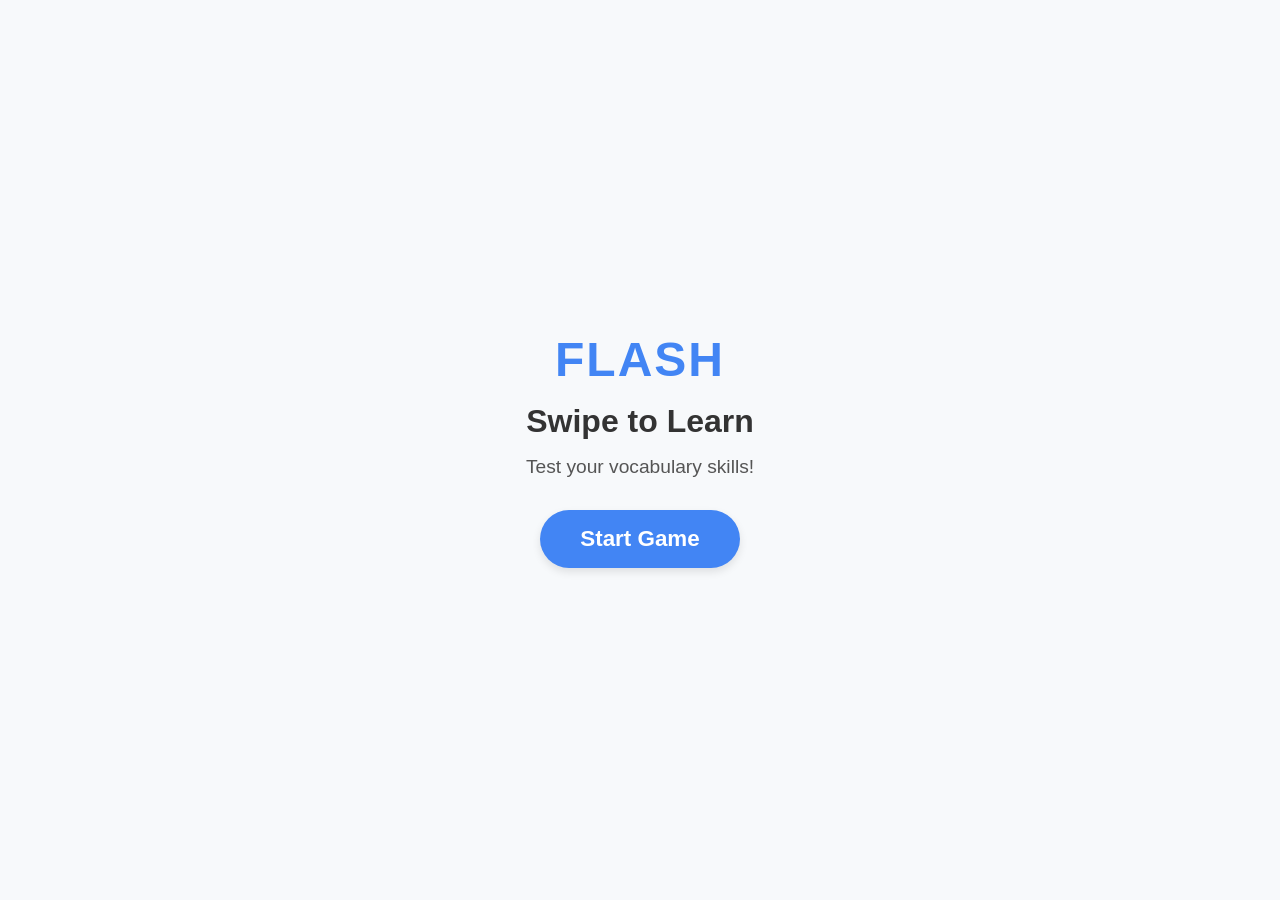
<file: assets/playable-ad/index.html>
<!DOCTYPE html>
<html lang="en">
<head>
    <meta charset="UTF-8">
    <meta name="viewport" content="width=device-width, initial-scale=1.0, maximum-scale=1.0, user-scalable=no">
    <title>Flash - Vocabulary Game</title>
    <link rel="stylesheet" href="style.css">
</head>
<body>
    <div class="game-container">
        <div id="start-screen" class="screen">
            <div class="logo">FLASH</div>
            <h1>Swipe to Learn</h1>
            <p>Test your vocabulary skills!</p>
            <button id="start-button">Start Game</button>
        </div>
        
        <div id="game-screen" class="screen hidden">
            <div class="progress-bar">
                <div id="progress-fill"></div>
            </div>
            
            <div class="score-container">
                <span id="score">0</span> points
            </div>
            
            <div id="question-container">
                <h2 id="question-text"></h2>
                <p id="question-hint"></p>
            </div>
            
            <div class="buttons-container">
                <button id="left-button" class="answer-button">👈 False</button>
                <button id="right-button" class="answer-button">True 👉</button>
            </div>
        </div>
        
        <div id="feedback-overlay" class="hidden">
            <div id="feedback-message"></div>
        </div>
        
        <div id="end-screen" class="screen hidden">
            <h1>Great Job!</h1>
            <p>You scored <span id="final-score">0</span> points</p>
            <p class="teaser">Want to learn more vocabulary?</p>
            <button id="install-button">Install Flash</button>
        </div>
    </div>
    
    <script src="main.js"></script>
</body>
</html>
</file>
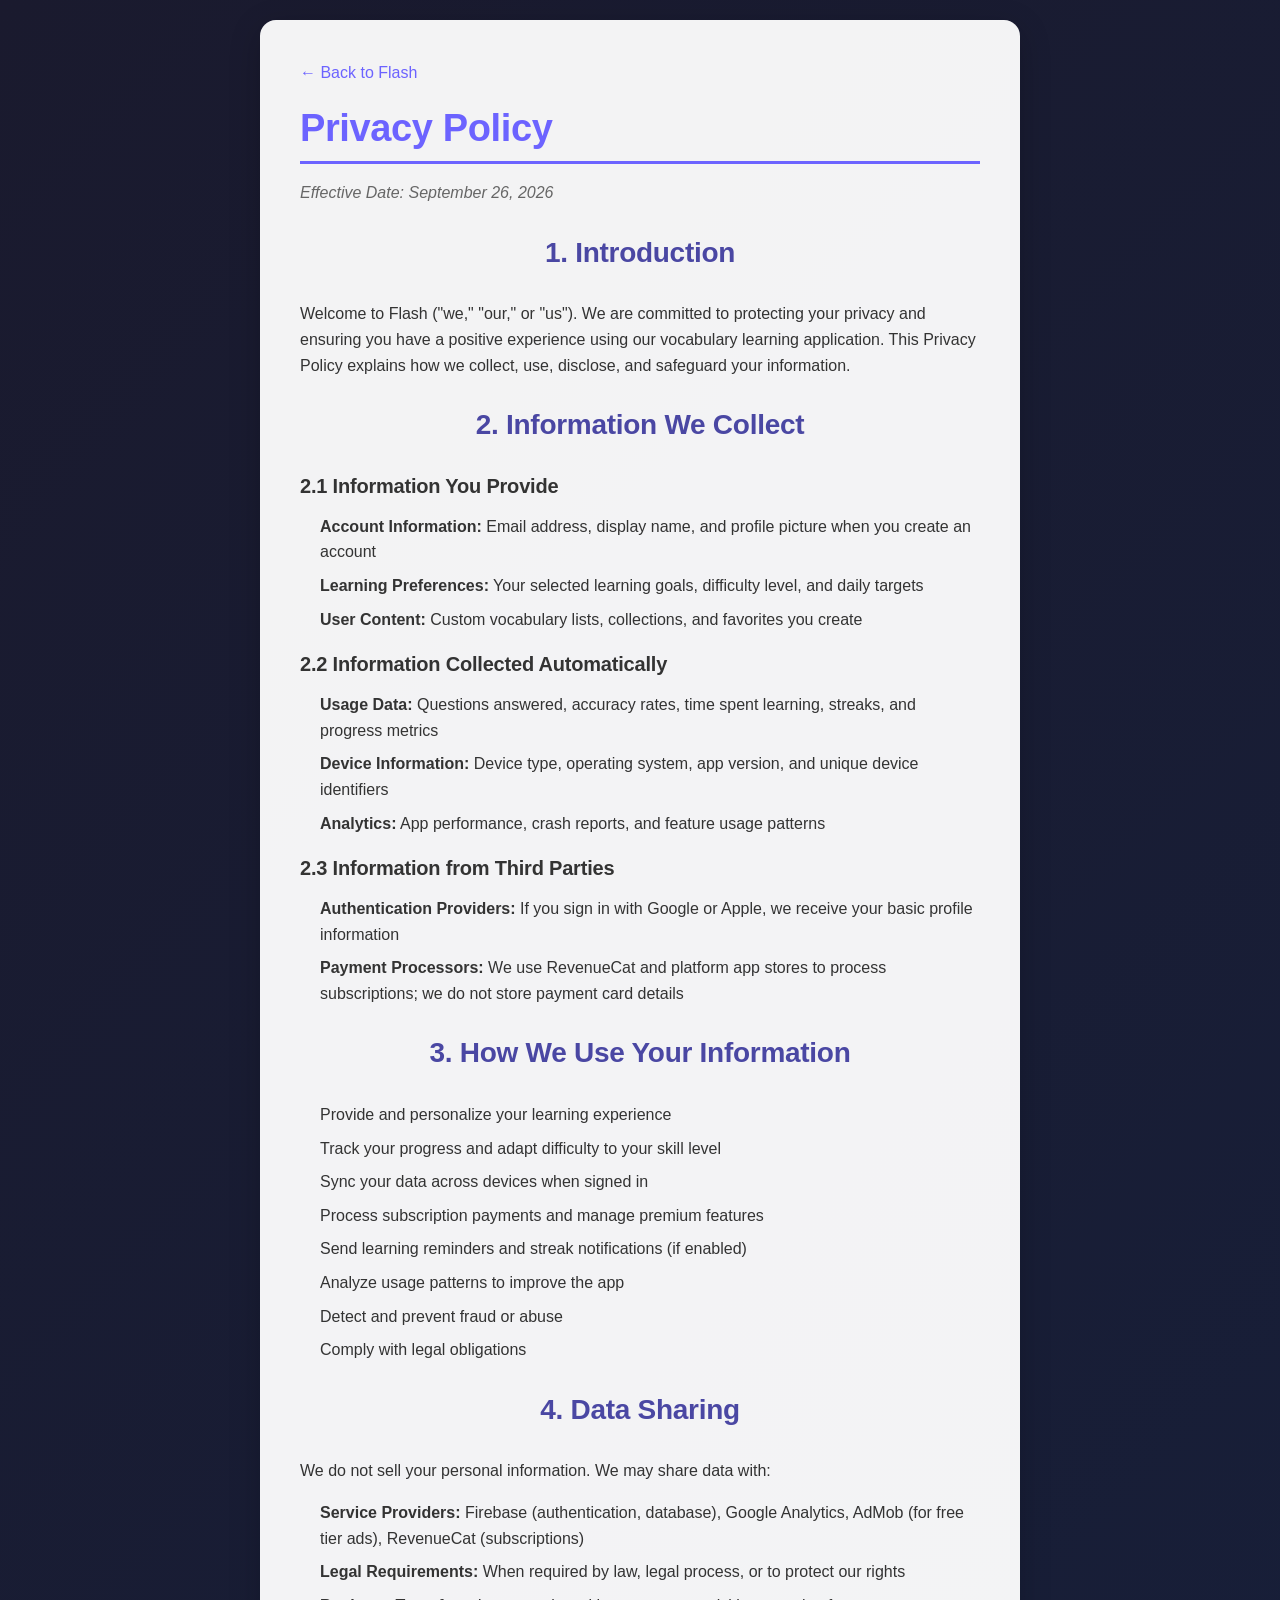
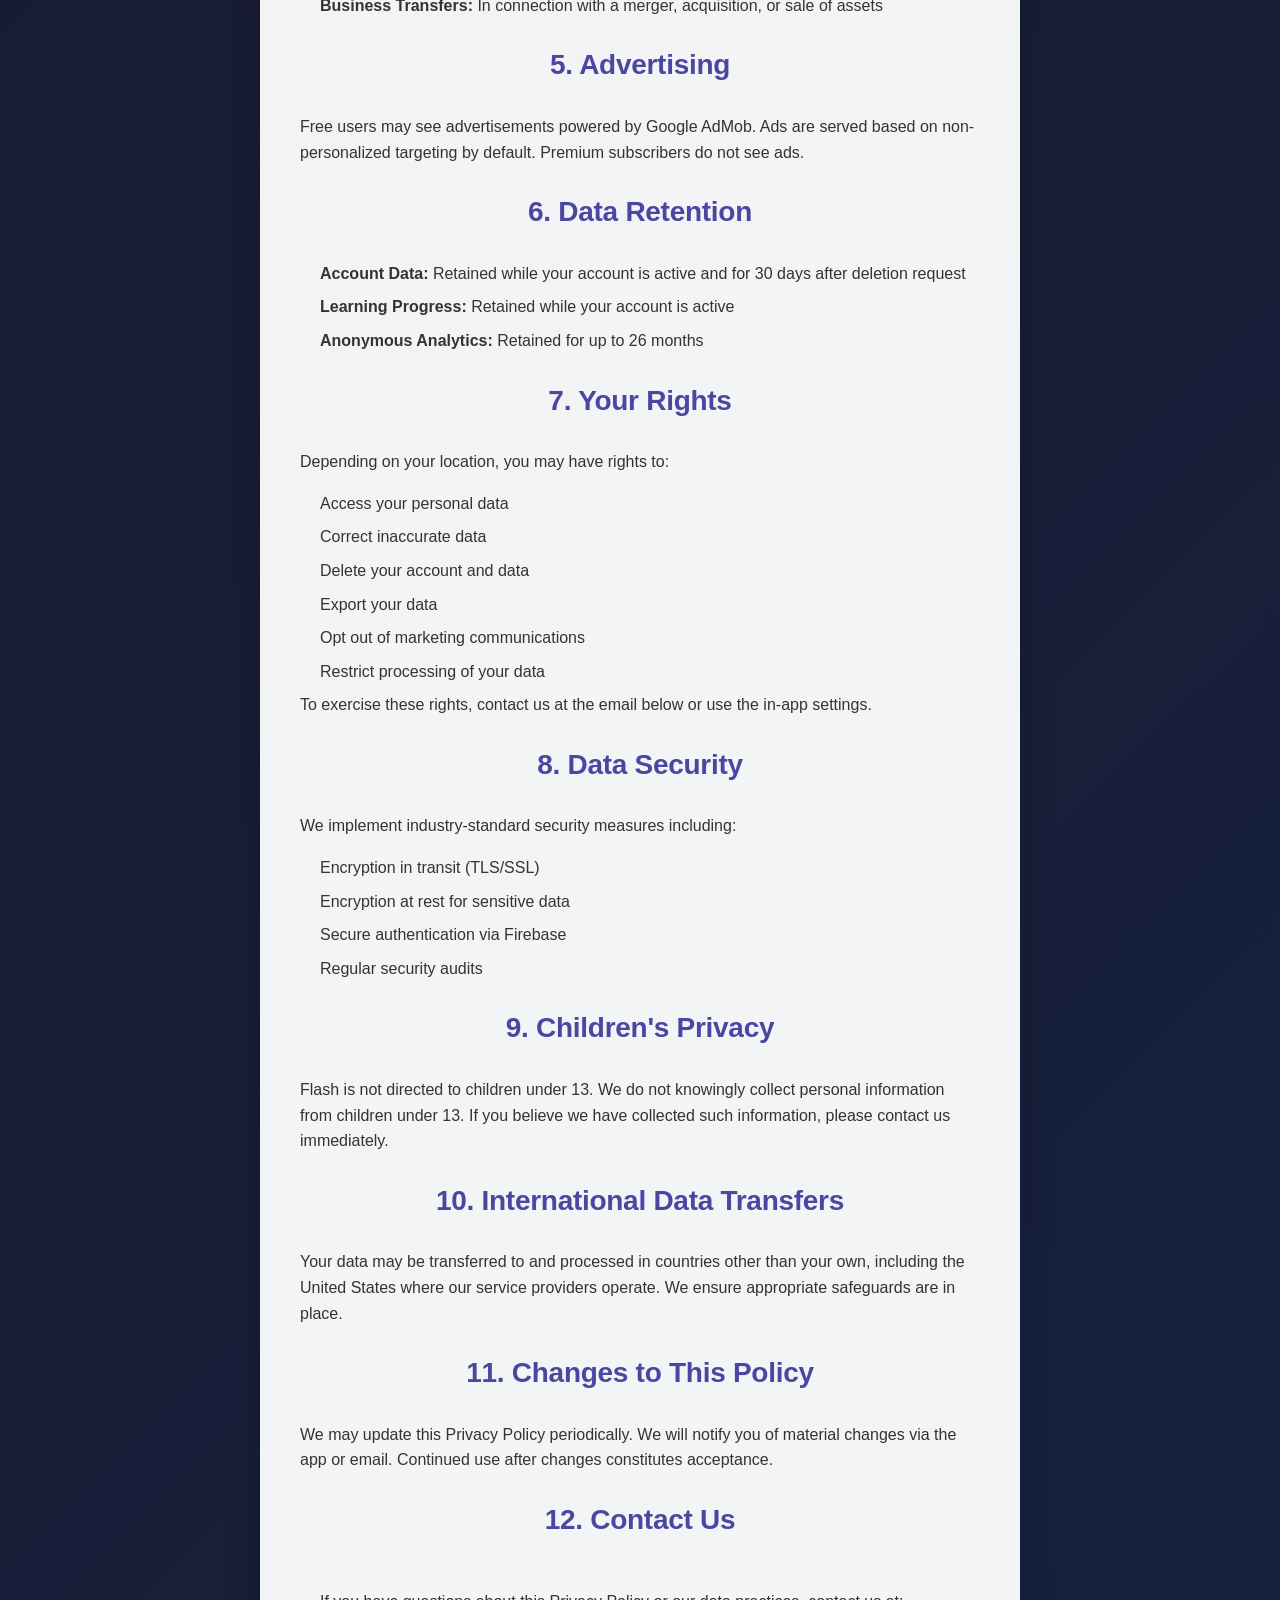
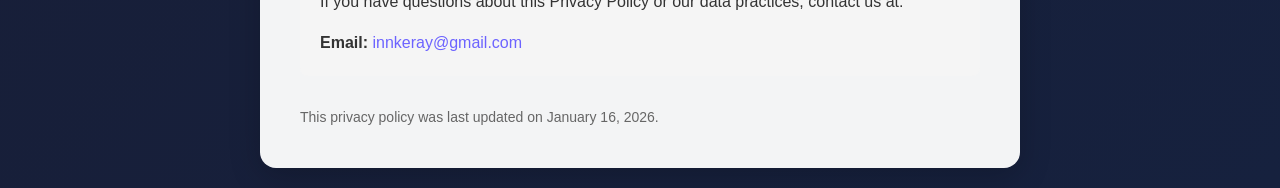
<file: privacy.html>
<!DOCTYPE html>
<html lang="en">
<head>
    <meta charset="UTF-8">
    <meta name="viewport" content="width=device-width, initial-scale=1.0">
    <title>Privacy Policy - Flash Vocabulary App</title>
    <meta name="description" content="Learn how Flash handles personal information, analytics, advertising, subscriptions, and privacy choices.">
    <link rel="canonical" href="https://dark-matter3.github.io/flash/privacy.html">
    <link rel="stylesheet" href="styles.css">
    <style>
        body {
            font-family: -apple-system, BlinkMacSystemFont, 'Segoe UI', Roboto, Oxygen, Ubuntu, sans-serif;
            line-height: 1.6;
            color: #333;
            max-width: 800px;
            margin: 0 auto;
            padding: 20px;
            background: linear-gradient(135deg, #1a1a2e 0%, #16213e 100%);
            min-height: 100vh;
        }
        .container {
            background: rgba(255, 255, 255, 0.95);
            border-radius: 16px;
            padding: 40px;
            box-shadow: 0 8px 32px rgba(0, 0, 0, 0.2);
        }
        h1 {
            color: #6C63FF;
            border-bottom: 3px solid #6C63FF;
            padding-bottom: 10px;
        }
        h2 {
            color: #4A47A3;
            margin-top: 30px;
        }
        h3 {
            color: #333;
            margin-top: 20px;
        }
        ul {
            padding-left: 20px;
        }
        li {
            margin-bottom: 8px;
        }
        .effective-date {
            color: #666;
            font-style: italic;
            margin-bottom: 20px;
        }
        .contact-info {
            background: #f5f5f5;
            padding: 20px;
            border-radius: 8px;
            margin-top: 30px;
        }
        a {
            color: #6C63FF;
        }
        .back-link {
            display: inline-block;
            margin-bottom: 20px;
            text-decoration: none;
            color: #6C63FF;
        }
    </style>
</head>
<body>
    <div class="container">
        <a href="https://dark-matter3.github.io/flash/" class="back-link">← Back to Flash</a>

        <h1>Privacy Policy</h1>
        <p class="effective-date">Effective Date: September 26, 2026</p>

        <h2>1. Introduction</h2>
        <p>Welcome to Flash ("we," "our," or "us"). We are committed to protecting your privacy and ensuring you have a positive experience using our vocabulary learning application. This Privacy Policy explains how we collect, use, disclose, and safeguard your information.</p>

        <h2>2. Information We Collect</h2>

        <h3>2.1 Information You Provide</h3>
        <ul>
            <li><strong>Account Information:</strong> Email address, display name, and profile picture when you create an account</li>
            <li><strong>Learning Preferences:</strong> Your selected learning goals, difficulty level, and daily targets</li>
            <li><strong>User Content:</strong> Custom vocabulary lists, collections, and favorites you create</li>
        </ul>

        <h3>2.2 Information Collected Automatically</h3>
        <ul>
            <li><strong>Usage Data:</strong> Questions answered, accuracy rates, time spent learning, streaks, and progress metrics</li>
            <li><strong>Device Information:</strong> Device type, operating system, app version, and unique device identifiers</li>
            <li><strong>Analytics:</strong> App performance, crash reports, and feature usage patterns</li>
        </ul>

        <h3>2.3 Information from Third Parties</h3>
        <ul>
            <li><strong>Authentication Providers:</strong> If you sign in with Google or Apple, we receive your basic profile information</li>
            <li><strong>Payment Processors:</strong> We use RevenueCat and platform app stores to process subscriptions; we do not store payment card details</li>
        </ul>

        <h2>3. How We Use Your Information</h2>
        <ul>
            <li>Provide and personalize your learning experience</li>
            <li>Track your progress and adapt difficulty to your skill level</li>
            <li>Sync your data across devices when signed in</li>
            <li>Process subscription payments and manage premium features</li>
            <li>Send learning reminders and streak notifications (if enabled)</li>
            <li>Analyze usage patterns to improve the app</li>
            <li>Detect and prevent fraud or abuse</li>
            <li>Comply with legal obligations</li>
        </ul>

        <h2>4. Data Sharing</h2>
        <p>We do not sell your personal information. We may share data with:</p>
        <ul>
            <li><strong>Service Providers:</strong> Firebase (authentication, database), Google Analytics, AdMob (for free tier ads), RevenueCat (subscriptions)</li>
            <li><strong>Legal Requirements:</strong> When required by law, legal process, or to protect our rights</li>
            <li><strong>Business Transfers:</strong> In connection with a merger, acquisition, or sale of assets</li>
        </ul>

        <h2>5. Advertising</h2>
        <p>Free users may see advertisements powered by Google AdMob. Ads are served based on non-personalized targeting by default. Premium subscribers do not see ads.</p>

        <h2>6. Data Retention</h2>
        <ul>
            <li><strong>Account Data:</strong> Retained while your account is active and for 30 days after deletion request</li>
            <li><strong>Learning Progress:</strong> Retained while your account is active</li>
            <li><strong>Anonymous Analytics:</strong> Retained for up to 26 months</li>
        </ul>

        <h2>7. Your Rights</h2>
        <p>Depending on your location, you may have rights to:</p>
        <ul>
            <li>Access your personal data</li>
            <li>Correct inaccurate data</li>
            <li>Delete your account and data</li>
            <li>Export your data</li>
            <li>Opt out of marketing communications</li>
            <li>Restrict processing of your data</li>
        </ul>
        <p>To exercise these rights, contact us at the email below or use the in-app settings.</p>

        <h2>8. Data Security</h2>
        <p>We implement industry-standard security measures including:</p>
        <ul>
            <li>Encryption in transit (TLS/SSL)</li>
            <li>Encryption at rest for sensitive data</li>
            <li>Secure authentication via Firebase</li>
            <li>Regular security audits</li>
        </ul>

        <h2>9. Children's Privacy</h2>
        <p>Flash is not directed to children under 13. We do not knowingly collect personal information from children under 13. If you believe we have collected such information, please contact us immediately.</p>

        <h2>10. International Data Transfers</h2>
        <p>Your data may be transferred to and processed in countries other than your own, including the United States where our service providers operate. We ensure appropriate safeguards are in place.</p>

        <h2>11. Changes to This Policy</h2>
        <p>We may update this Privacy Policy periodically. We will notify you of material changes via the app or email. Continued use after changes constitutes acceptance.</p>

        <h2>12. Contact Us</h2>
        <div class="contact-info">
            <p>If you have questions about this Privacy Policy or our data practices, contact us at:</p>
            <p><strong>Email:</strong> <a href="mailto:innkeray@gmail.com">innkeray@gmail.com</a></p>
        </div>

        <p style="margin-top: 30px; color: #666; font-size: 14px;">
            This privacy policy was last updated on January 16, 2026.
        </p>
    </div>
</body>
</html>
</file>
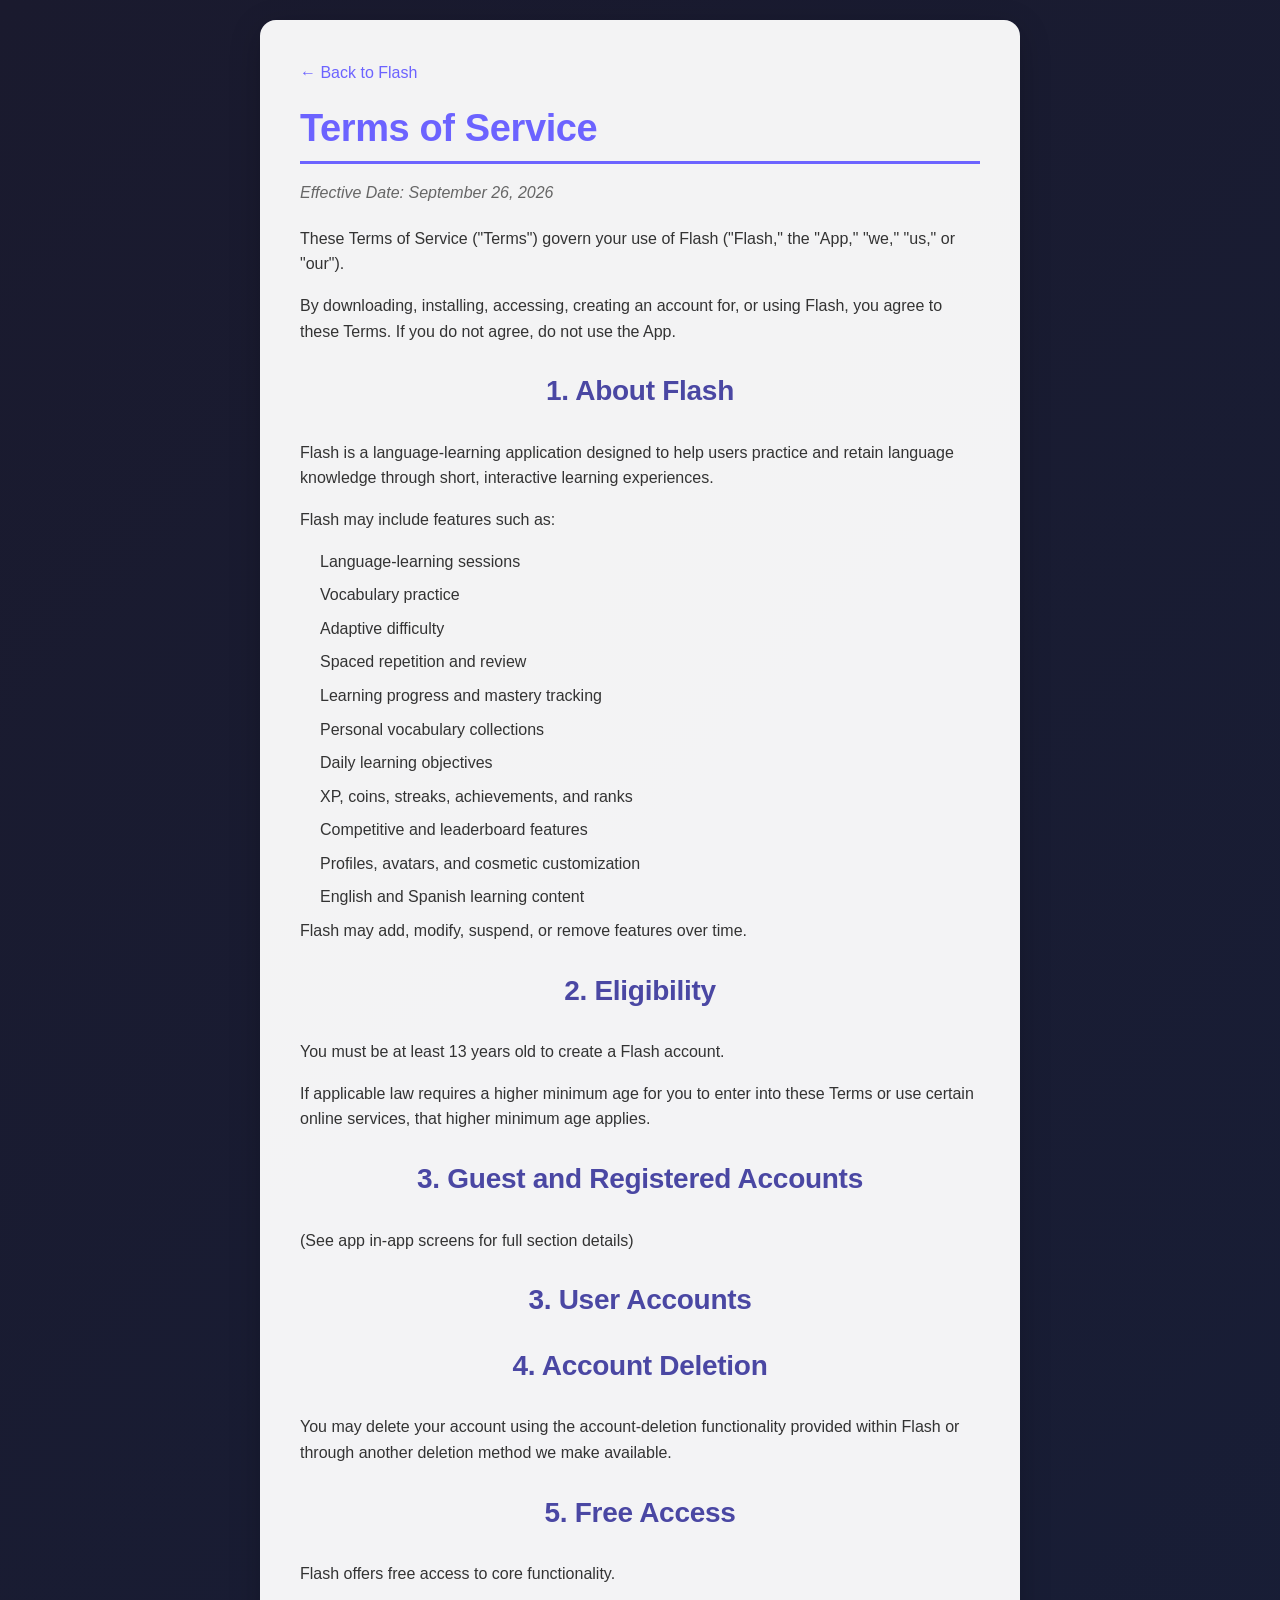
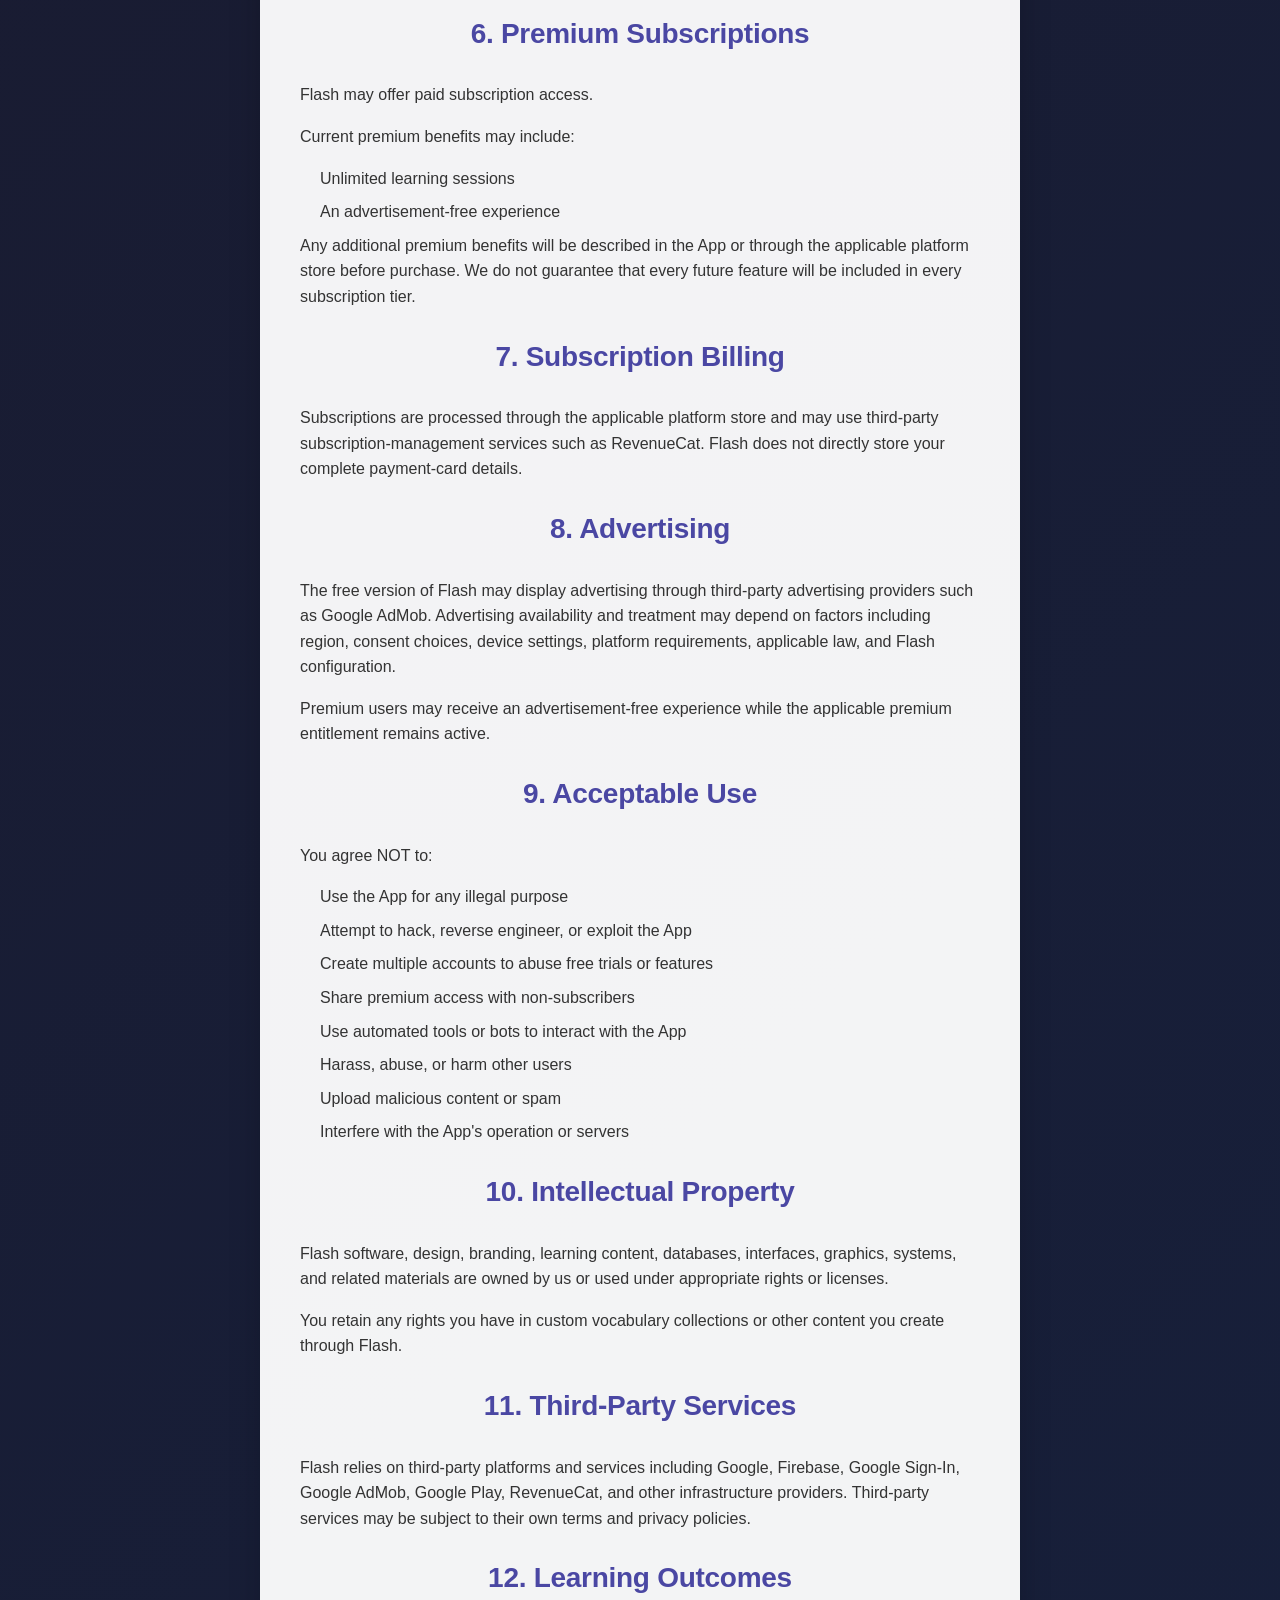
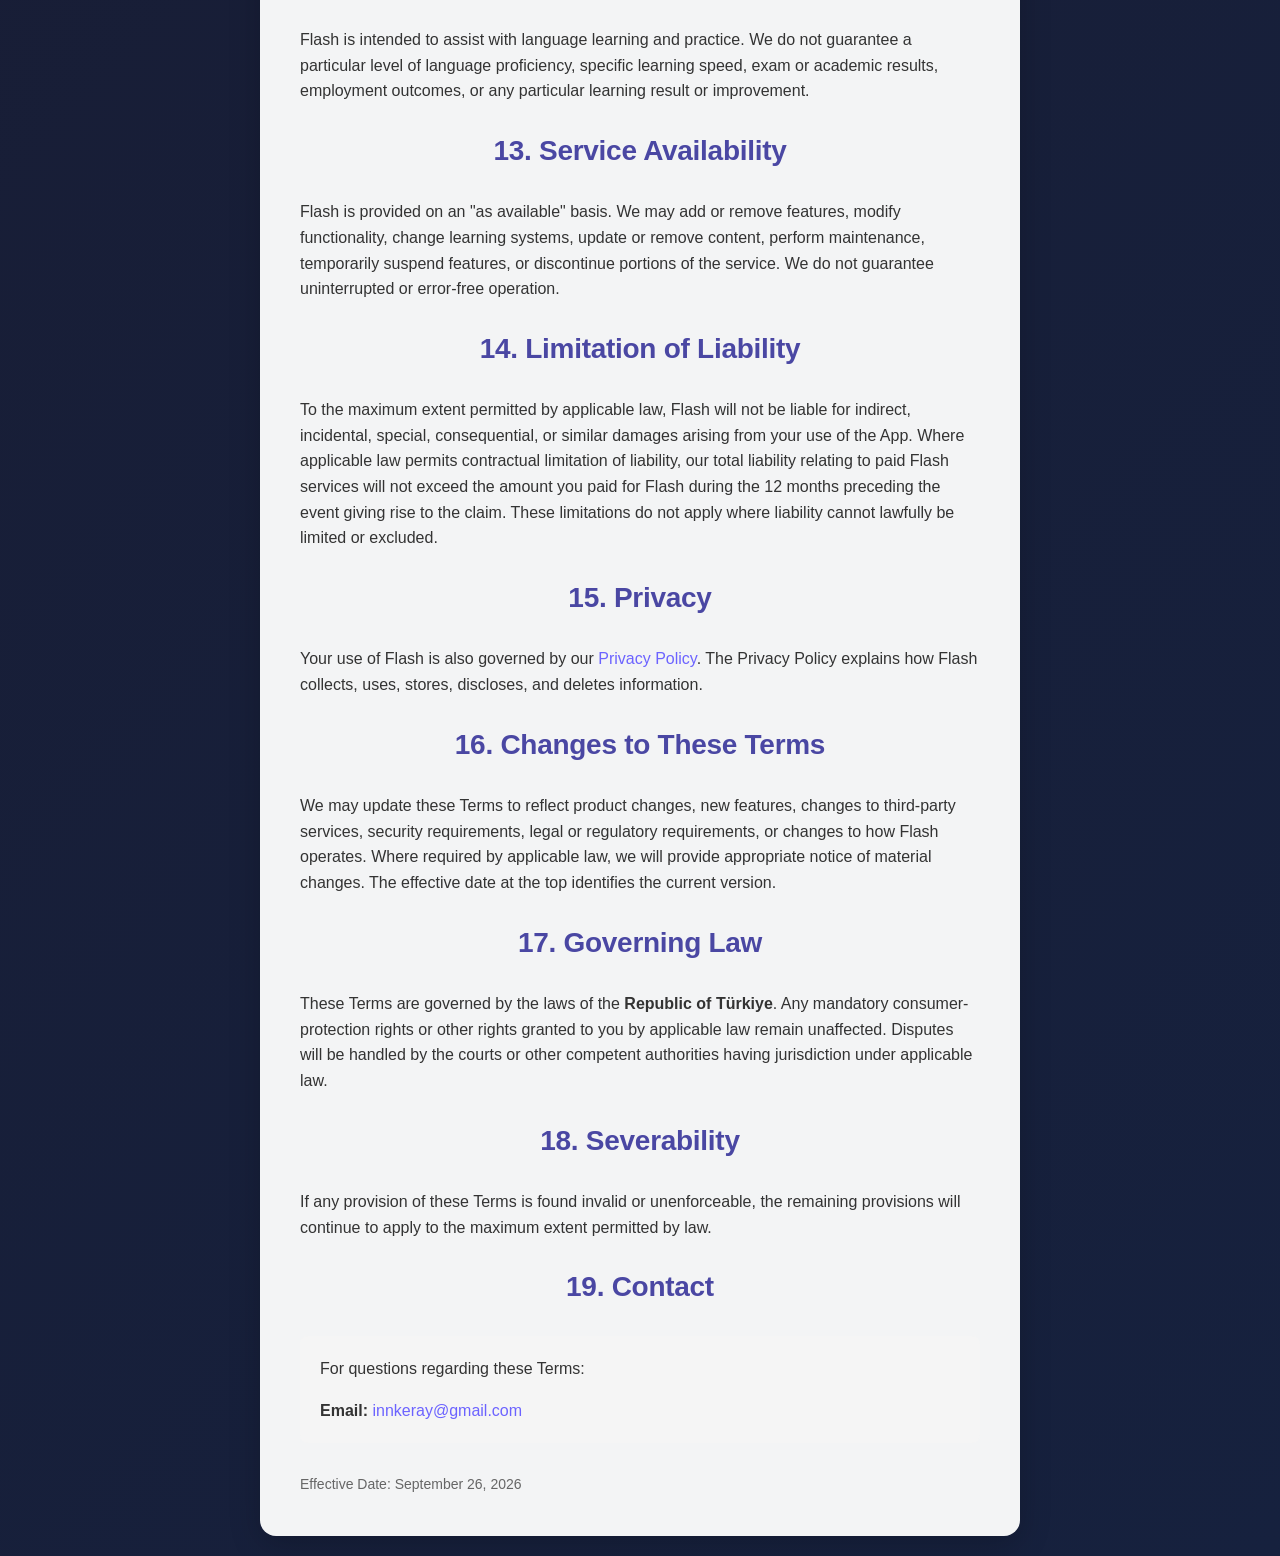
<file: terms.html>
<!DOCTYPE html>
<html lang="en">
<head>
    <meta charset="UTF-8">
    <meta name="viewport" content="width=device-width, initial-scale=1.0">
    <title>Terms of Service - Flash Vocabulary App</title>
    <meta name="description" content="Review the terms for using Flash, its language-learning app, website, subscriptions, and related services.">
    <link rel="canonical" href="https://dark-matter3.github.io/flash/terms.html">
    <link rel="stylesheet" href="styles.css">
    <style>
        body {
            font-family: -apple-system, BlinkMacSystemFont, 'Segoe UI', Roboto, Oxygen, Ubuntu, sans-serif;
            line-height: 1.6;
            color: #333;
            max-width: 800px;
            margin: 0 auto;
            padding: 20px;
            background: linear-gradient(135deg, #1a1a2e 0%, #16213e 100%);
            min-height: 100vh;
        }
        .container {
            background: rgba(255, 255, 255, 0.95);
            border-radius: 16px;
            padding: 40px;
            box-shadow: 0 8px 32px rgba(0, 0, 0, 0.2);
        }
        h1 {
            color: #6C63FF;
            border-bottom: 3px solid #6C63FF;
            padding-bottom: 10px;
        }
        h2 {
            color: #4A47A3;
            margin-top: 30px;
        }
        h3 {
            color: #333;
            margin-top: 20px;
        }
        ul, ol {
            padding-left: 20px;
        }
        li {
            margin-bottom: 8px;
        }
        .effective-date {
            color: #666;
            font-style: italic;
            margin-bottom: 20px;
        }
        .contact-info {
            background: #f5f5f5;
            padding: 20px;
            border-radius: 8px;
            margin-top: 30px;
        }
        a {
            color: #6C63FF;
        }
        .back-link {
            display: inline-block;
            margin-bottom: 20px;
            text-decoration: none;
            color: #6C63FF;
        }
        .highlight {
            background: #fff3cd;
            padding: 15px;
            border-radius: 8px;
            border-left: 4px solid #ffc107;
            margin: 20px 0;
        }
    </style>
</head>
<body>
    <div class="container">
        <a href="https://dark-matter3.github.io/flash/" class="back-link">← Back to Flash</a>

        <h1>Terms of Service</h1>
        <p class="effective-date">Effective Date: September 26, 2026</p>

        <p>These Terms of Service ("Terms") govern your use of Flash ("Flash," the "App," "we," "us," or "our").</p>

        <p>By downloading, installing, accessing, creating an account for, or using Flash, you agree to these Terms. If you do not agree, do not use the App.</p>

        <h2>1. About Flash</h2>
        <p>Flash is a language-learning application designed to help users practice and retain language knowledge through short, interactive learning experiences.</p>
        <p>Flash may include features such as:</p>
        <ul>
            <li>Language-learning sessions</li>
            <li>Vocabulary practice</li>
            <li>Adaptive difficulty</li>
            <li>Spaced repetition and review</li>
            <li>Learning progress and mastery tracking</li>
            <li>Personal vocabulary collections</li>
            <li>Daily learning objectives</li>
            <li>XP, coins, streaks, achievements, and ranks</li>
            <li>Competitive and leaderboard features</li>
            <li>Profiles, avatars, and cosmetic customization</li>
            <li>English and Spanish learning content</li>
        </ul>
        <p>Flash may add, modify, suspend, or remove features over time.</p>

        <h2>2. Eligibility</h2>
        <p>You must be at least 13 years old to create a Flash account.</p>
        <p>If applicable law requires a higher minimum age for you to enter into these Terms or use certain online services, that higher minimum age applies.</p>

        <h2>3. Guest and Registered Accounts</h2>
        <p>(See app in-app screens for full section details)

        <h2>3. User Accounts</h2>

        <h2>4. Account Deletion</h2>
        <p>You may delete your account using the account-deletion functionality provided within Flash or through another deletion method we make available.</p>

        <h2>5. Free Access</h2>
        <p>Flash offers free access to core functionality.</p>

        <h2>6. Premium Subscriptions</h2>
        <p>Flash may offer paid subscription access.</p>
        <p>Current premium benefits may include:</p>
        <ul>
            <li>Unlimited learning sessions</li>
            <li>An advertisement-free experience</li>
        </ul>
        <p>Any additional premium benefits will be described in the App or through the applicable platform store before purchase. We do not guarantee that every future feature will be included in every subscription tier.</p>

        <h2>7. Subscription Billing</h2>
        <p>Subscriptions are processed through the applicable platform store and may use third-party subscription-management services such as RevenueCat. Flash does not directly store your complete payment-card details.

        <h2>8. Advertising</h2>
        <p>The free version of Flash may display advertising through third-party advertising providers such as Google AdMob. Advertising availability and treatment may depend on factors including region, consent choices, device settings, platform requirements, applicable law, and Flash configuration.</p>
        <p>Premium users may receive an advertisement-free experience while the applicable premium entitlement remains active.</p>

        <h2>9. Acceptable Use</h2>
        <p>You agree NOT to:</p>
        <ul>
            <li>Use the App for any illegal purpose</li>
            <li>Attempt to hack, reverse engineer, or exploit the App</li>
            <li>Create multiple accounts to abuse free trials or features</li>
            <li>Share premium access with non-subscribers</li>
            <li>Use automated tools or bots to interact with the App</li>
            <li>Harass, abuse, or harm other users</li>
            <li>Upload malicious content or spam</li>
            <li>Interfere with the App's operation or servers</li>
        </ul>

        <h2>10. Intellectual Property</h2>
        <p>Flash software, design, branding, learning content, databases, interfaces, graphics, systems, and related materials are owned by us or used under appropriate rights or licenses.</p>
        <p>You retain any rights you have in custom vocabulary collections or other content you create through Flash.</p>

        <h2>11. Third-Party Services</h2>
        <p>Flash relies on third-party platforms and services including Google, Firebase, Google Sign-In, Google AdMob, Google Play, RevenueCat, and other infrastructure providers. Third-party services may be subject to their own terms and privacy policies.</p>

        <h2>12. Learning Outcomes</h2>
        <p>Flash is intended to assist with language learning and practice. We do not guarantee a particular level of language proficiency, specific learning speed, exam or academic results, employment outcomes, or any particular learning result or improvement.</p>

        <h2>13. Service Availability</h2>
        <p>Flash is provided on an "as available" basis. We may add or remove features, modify functionality, change learning systems, update or remove content, perform maintenance, temporarily suspend features, or discontinue portions of the service. We do not guarantee uninterrupted or error-free operation.</p>

        <h2>14. Limitation of Liability</h2>
        <p>To the maximum extent permitted by applicable law, Flash will not be liable for indirect, incidental, special, consequential, or similar damages arising from your use of the App. Where applicable law permits contractual limitation of liability, our total liability relating to paid Flash services will not exceed the amount you paid for Flash during the 12 months preceding the event giving rise to the claim. These limitations do not apply where liability cannot lawfully be limited or excluded.</p>

        <h2>15. Privacy</h2>
        <p>Your use of Flash is also governed by our <a href="privacy.html">Privacy Policy</a>. The Privacy Policy explains how Flash collects, uses, stores, discloses, and deletes information.</p>

        <h2>16. Changes to These Terms</h2>
        <p>We may update these Terms to reflect product changes, new features, changes to third-party services, security requirements, legal or regulatory requirements, or changes to how Flash operates. Where required by applicable law, we will provide appropriate notice of material changes. The effective date at the top identifies the current version.</p>

        <h2>17. Governing Law</h2>
        <p>These Terms are governed by the laws of the <strong>Republic of Türkiye</strong>. Any mandatory consumer-protection rights or other rights granted to you by applicable law remain unaffected. Disputes will be handled by the courts or other competent authorities having jurisdiction under applicable law.</p>

        <h2>18. Severability</h2>
        <p>If any provision of these Terms is found invalid or unenforceable, the remaining provisions will continue to apply to the maximum extent permitted by law.</p>

        <h2>19. Contact</h2>
        <div class="contact-info">
            <p>For questions regarding these Terms:</p>
            <p><strong>Email:</strong> <a href="mailto:innkeray@gmail.com">innkeray@gmail.com</a></p>
        </div>

        <p style="margin-top: 30px; color: #666; font-size: 14px;">
            Effective Date: September 26, 2026
        </p>
    </div>
</body>
</html>
</file>
<file: assets/playable-ad/style.css>
* {
    margin: 0;
    padding: 0;
    box-sizing: border-box;
    font-family: -apple-system, BlinkMacSystemFont, 'Segoe UI', Roboto, Oxygen, Ubuntu, Cantarell, 'Open Sans', 'Helvetica Neue', sans-serif;
}

body {
    background-color: #f7f9fb;
    color: #333;
    touch-action: manipulation;
    overscroll-behavior: none;
    -webkit-tap-highlight-color: transparent;
}

.game-container {
    position: relative;
    max-width: 480px;
    height: 100vh;
    margin: 0 auto;
    padding: 20px;
    overflow: hidden;
    display: flex;
    flex-direction: column;
    justify-content: center;
}

.screen {
    display: flex;
    flex-direction: column;
    align-items: center;
    justify-content: center;
    text-align: center;
    height: 100%;
    width: 100%;
    transition: opacity 0.3s ease;
}

.hidden {
    display: none;
    opacity: 0;
}

.logo {
    font-size: 3rem;
    font-weight: bold;
    color: #4285f4;
    margin-bottom: 1rem;
    letter-spacing: 2px;
}

h1 {
    font-size: 2rem;
    margin-bottom: 1rem;
    color: #333;
}

h2 {
    font-size: 1.8rem;
    margin-bottom: 0.5rem;
}

p {
    font-size: 1.2rem;
    margin-bottom: 2rem;
    color: #555;
}

button {
    background-color: #4285f4;
    color: white;
    border: none;
    border-radius: 50px;
    padding: 15px 30px;
    font-size: 1.2rem;
    font-weight: bold;
    cursor: pointer;
    transition: transform 0.1s ease, background-color 0.2s ease;
    outline: none;
    -webkit-tap-highlight-color: transparent;
}

button:active {
    transform: scale(0.98);
}

#start-button, #install-button {
    font-size: 1.4rem;
    padding: 16px 40px;
    background-color: #4285f4;
    box-shadow: 0 4px 8px rgba(0, 0, 0, 0.1);
}

#install-button {
    background-color: #34a853;
    margin-top: 1rem;
}

.progress-bar {
    height: 8px;
    width: 100%;
    background-color: #e0e0e0;
    border-radius: 4px;
    margin-bottom: 20px;
    overflow: hidden;
}

#progress-fill {
    height: 100%;
    width: 0%;
    background-color: #4285f4;
    transition: width 0.3s ease;
}

.score-container {
    font-size: 1.2rem;
    margin-bottom: 20px;
    color: #555;
}

#score {
    font-weight: bold;
    color: #4285f4;
}

#question-container {
    background-color: white;
    border-radius: 20px;
    padding: 30px;
    margin-bottom: 30px;
    width: 100%;
    box-shadow: 0 4px 15px rgba(0, 0, 0, 0.05);
}

#question-hint {
    color: #777;
    font-size: 1rem;
    margin-top: 1rem;
    margin-bottom: 0;
}

.buttons-container {
    display: flex;
    justify-content: space-between;
    width: 100%;
    margin-top: 1rem;
}

.answer-button {
    width: 48%;
    padding: 15px 20px;
}

#left-button {
    background-color: #ea4335;
}

#right-button {
    background-color: #34a853;
}

#feedback-overlay {
    position: fixed;
    top: 0;
    left: 0;
    width: 100%;
    height: 100%;
    display: flex;
    justify-content: center;
    align-items: center;
    z-index: 10;
    transition: background-color 0.3s ease;
}

#feedback-overlay.correct {
    background-color: rgba(52, 168, 83, 0.8);
}

#feedback-overlay.incorrect {
    background-color: rgba(234, 67, 53, 0.8);
}

#feedback-message {
    font-size: 5rem;
    color: white;
    animation: pulse 0.5s ease;
}

.teaser {
    font-style: italic;
    color: #666;
    margin-bottom: 1rem;
}

#final-score {
    color: #4285f4;
    font-weight: bold;
    font-size: 1.4rem;
}

@keyframes pulse {
    0% { transform: scale(0.5); opacity: 0; }
    50% { transform: scale(1.2); opacity: 1; }
    100% { transform: scale(1); opacity: 1; }
}

@media (max-height: 600px) {
    h1 { font-size: 1.7rem; margin-bottom: 0.7rem; }
    h2 { font-size: 1.5rem; }
    p { font-size: 1rem; margin-bottom: 1.5rem; }
    .logo { font-size: 2.5rem; }
    #question-container { padding: 20px; }
    button { padding: 12px 25px; font-size: 1.1rem; }
}
</file>
<file: styles.css>
/**
 * Flash Landing Page – Main Styles
 * =================================
 * REWRITTEN: Rebuilt from the ground up to match the new page
 * structure. Key changes:
 *   - Removed metrics, download, newsletter, video-demo sections
 *   - Added: why-flash, how-it-works, status, founder sections
 *   - Consistent CSS variable system with dark mode support
 *   - System font stack (no external dependency fallback)
 *   - Screenshot placeholder styles for hero visual
 *   - Account deletion styles (required for Play Store compliance)
 */

/* ========================
   DESIGN TOKENS
   ======================== */
:root {
    --primary: #E27500;
    --primary-dark: #A85200;
    --primary-light: #F59A3B;
    --secondary: #22C7B8;
    --background: #F8F8F8;
    --surface: #EEEEEE;
    --surface-elevated: #FFFFFF;
    --text-primary: #1A1A1A;
    --text-secondary: #555555;
    --text-tertiary: #777777;
    --card-border: rgba(26, 26, 26, 0.12);
    --card-shadow: rgba(0, 0, 0, 0.08);
    --navbar-bg: rgba(248, 248, 248, 0.97);
    --navbar-shadow: rgba(0, 0, 0, 0.08);

    --spacing-xs: 0.4rem;
    --spacing-sm: 0.8rem;
    --spacing-md: 1.6rem;
    --spacing-lg: 2.4rem;
    --spacing-xl: 3.2rem;
    --spacing-xxl: 6.4rem;

    --radius-sm: 4px;
    --radius-md: 6px;
    --radius-lg: 8px;
}

/* ========================
   DARK MODE (Class-based only)
   ======================== */
/* JS controls dark mode via .dark-mode class.
   DO NOT add @media (prefers-color-scheme) here—it conflicts with JS control.
   The JS already checks system preference on init. */
html.dark-mode {
    --background: #121212;
    --surface: #1A1A1A;
    --surface-elevated: #1F1F1F;
    --text-primary: #F8F8F8;
    --text-secondary: #B3B3B3;
    --text-tertiary: #A6A6A6;
    --card-border: rgba(255, 255, 255, 0.1);
    --card-shadow: rgba(0, 0, 0, 0.3);
    --navbar-bg: rgba(18, 18, 18, 0.95);
    --navbar-shadow: rgba(0, 0, 0, 0.3);
    --primary: #F59A3B;
    --primary-dark: #E27500;
    --primary-light: #F59A3B;
    --secondary: #22C7B8;
}

/* ========================
   BASE RESET
   ======================== */
*, *::before, *::after {
    margin: 0;
    padding: 0;
    box-sizing: border-box;
}

html {
    font-size: 62.5%; /* 1rem = 10px */
    scroll-behavior: smooth;
}

body {
    font-family: 'Inter', -apple-system, BlinkMacSystemFont, 'Segoe UI', Roboto, sans-serif;
    font-size: 1.6rem;
    line-height: 1.6;
    color: var(--text-primary);
    background-color: var(--background);
}

.container {
    max-width: 1100px;
    margin: 0 auto;
    padding: 0 var(--spacing-lg);
}

h1, h2, h3, h4 {
    font-weight: 700;
    line-height: 1.2;
    margin-bottom: var(--spacing-md);
    font-family: 'Inter', -apple-system, BlinkMacSystemFont, 'Segoe UI', Roboto, sans-serif;
    letter-spacing: -0.01em;
}

/* Accent line under section headings */
h2::after {
    content: "";
    display: block;
    width: 56px;
    height: 3px;
    margin: 16px auto 0;
    border-radius: 999px;
    background: linear-gradient(90deg, #a76bff, #e98a24);
}

h1 { font-size: 3.8rem; }
h2 { font-size: 2.8rem; text-align: center; margin-bottom: var(--spacing-xl); }
h3 { font-size: 2rem; }

p { margin-bottom: var(--spacing-md); }
p:last-child { margin-bottom: 0; }

a {
    color: var(--primary);
    text-decoration: none;
    transition: color 0.2s ease;
}

a:hover { color: var(--primary-dark); }

ul { list-style: none; }
img { max-width: 100%; height: auto; }

/* ========================
   NAVBAR
   ======================== */
.navbar {
    position: fixed;
    top: 0;
    left: 0;
    width: 100%;
    background-color: var(--navbar-bg);
    backdrop-filter: blur(10px);
    -webkit-backdrop-filter: blur(10px);
    z-index: 100;
    box-shadow: 0 1px 0 var(--card-border);
}

.navbar .container {
    display: flex;
    justify-content: space-between;
    align-items: center;
    height: 7rem;
}

.navbar .logo {
    display: flex;
    align-items: center;
    gap: 0.8rem;
}

/* Clean text logo — no mascot icon on navbar.
   Mascot remains in app UI and screenshots.
   Wordmark styling: prominent, recognizable, hierarchy-establishing. */
.navbar .logo-text {
    font-size: 2.6rem;
    font-weight: 800;
    letter-spacing: -0.025em;
    color: var(--primary);
    font-family: 'Inter', -apple-system, BlinkMacSystemFont, 'Segoe UI', Roboto, sans-serif;
    transition: opacity 0.2s ease, filter 0.2s ease;
}

.navbar .logo-text:hover {
    opacity: 0.9;
    filter: brightness(1.1);
}

.navbar nav ul {
    display: flex;
    gap: var(--spacing-sm);
    align-items: center;
}

.navbar nav ul li a {
    color: var(--text-primary);
    font-size: 1.6rem;
    font-weight: 600;
    padding: var(--spacing-sm) var(--spacing-md);
    border-radius: var(--radius-sm);
    transition: background-color 0.2s ease;
}

.navbar nav ul li a:hover {
    background-color: var(--surface);
    color: var(--primary);
}

/* Theme toggle button */
.theme-toggle-btn {
    background: none;
    border: none;
    color: var(--text-primary);
    font-size: 1.6rem;
    font-weight: 600;
    padding: var(--spacing-sm) var(--spacing-md);
    cursor: pointer;
    border-radius: var(--radius-sm);
    transition: background-color 0.2s ease, opacity 0.2s ease;
    font-family: inherit;
}

.theme-toggle-btn:hover {
    background-color: var(--surface);
    opacity: 0.85;
}

/* ========================
   BUTTONS
   ======================== */
.btn {
    display: inline-block;
    padding: 1.2rem var(--spacing-xl);
    font-size: 1.5rem;
    font-weight: 600;
    border-radius: var(--radius-md);
    cursor: pointer;
    transition: all 0.2s ease;
    text-align: center;
    border: 2px solid transparent;
}

.btn-primary {
    background-color: var(--primary);
    border: 2px solid var(--primary);
    font-weight: 700;
    box-shadow: 0 8px 24px rgba(167, 107, 255, 0.25);
    transition: all 0.2s ease;
    color: #fff;
}

.btn-primary:hover {
    background-color: var(--primary-dark);
    border-color: var(--primary-dark);
    color: #fff;
    transform: translateY(-2px);
    box-shadow: 0 12px 32px rgba(167, 107, 255, 0.35);
}

.btn-secondary {
    background-color: transparent;
    color: var(--primary);
    border-color: var(--primary);
    font-weight: 600;
    transition: all 0.2s ease;
}

.btn-secondary:hover {
    background-color: var(--primary);
    color: #fff;
    transform: translateY(-2px);
    box-shadow: 0 8px 24px rgba(167, 107, 255, 0.2);
}

.btn-lg {
    padding: 1.4rem 3.2rem;
    font-size: 1.6rem;
}

/* Nav pill CTA */
.cta-button {
    background-color: var(--primary);
    color: #fff !important;
    padding: var(--spacing-sm) var(--spacing-lg);
    border-radius: var(--radius-sm);
    font-size: 1.4rem;
    font-weight: 600;
}

.cta-button:hover {
    background-color: var(--primary-dark);
    color: #fff !important;
}

/* ========================
   HERO
   ======================== */
.hero {
    padding: 14rem 0 var(--spacing-xxl);
    background: linear-gradient(160deg, var(--surface) 0%, var(--background) 60%);
}

.hero .container {
    display: grid;
    grid-template-columns: minmax(0, 1.05fr) minmax(320px, 0.95fr);
    align-items: center;
    gap: var(--spacing-xl);
}

.hero-content {
    min-width: 0;
}

.hero-content h1 {
    font-size: 4.2rem;
    margin-bottom: var(--spacing-lg);
    color: var(--text-primary);
}

.hero-tagline {
    font-size: 1.8rem;
    color: var(--text-secondary);
    line-height: 1.6;
    margin-bottom: var(--spacing-xl);
    max-width: 52rem;
}

.hero-cta {
    display: flex;
    gap: var(--spacing-md);
    flex-wrap: wrap;
    margin-bottom: var(--spacing-md);
}

.hero-note {
    font-size: 1.3rem;
    color: var(--text-tertiary);
    margin-bottom: 0;
}

.ios-waitlist-link {
    display: inline-block;
    margin: 0 0 var(--spacing-md);
    color: var(--text-secondary);
    font-size: 1.4rem;
    text-decoration: underline;
    text-underline-offset: 0.2em;
}

.ios-waitlist-link:hover {
    color: var(--primary);
}

.install-counter:not([hidden]) {
    display: grid;
    justify-items: start;
    gap: 0.25rem;
    margin-block-start: 1.5rem;
    color: var(--text-secondary);
    font-size: 1.4rem;
}

.install-counter__value {
    color: var(--text-primary);
    font-size: clamp(2.5rem, 5vw, 3.75rem);
    font-weight: 700;
    font-variant-numeric: tabular-nums;
    line-height: 1;
}

.install-counter time {
    color: var(--text-tertiary);
    font-size: 1.3rem;
}

.visually-hidden {
    position: absolute;
    width: 1px;
    height: 1px;
    padding: 0;
    margin: -1px;
    overflow: hidden;
    clip: rect(0, 0, 0, 0);
    white-space: nowrap;
    border: 0;
}

.beta .ios-waitlist-link {
    color: rgba(255, 255, 255, 0.82);
}

.beta .ios-waitlist-link:hover {
    color: #fff;
}

.hero-demo {
    min-width: 0;
}

/* ========================
   SECTION SHARED
   ======================== */
.section-intro {
    text-align: center;
    max-width: 64rem;
    margin: 0 auto var(--spacing-xxl);
    font-size: 1.7rem;
    color: var(--text-secondary);
    line-height: 1.6;
}

/* ========================
   BETA PROOF STRIP
   ======================== */
.beta-proof {
    padding: var(--spacing-xl) 0;
    background: var(--surface);
    border-top: 1px solid var(--card-border);
    border-bottom: 1px solid var(--card-border);
}

.proof-items {
    display: flex;
    justify-content: center;
    align-items: center;
    gap: var(--spacing-md);
    flex-wrap: wrap;
}

.proof-item {
    display: flex;
    align-items: center;
    font-size: 1.4rem;
    font-weight: 500;
    color: var(--text-secondary);
    padding: var(--spacing-sm) var(--spacing-md);
    background: var(--surface-elevated);
    border-radius: var(--radius-md);
    border: 1px solid var(--card-border);
    transition: border-color 0.2s ease;
}


/* ========================
   WHY FLASH
   ======================== */
.why-flash {
    padding: var(--spacing-xxl) 0;
    background: var(--background);
}

.why-grid {
    display: grid;
    grid-template-columns: repeat(auto-fit, minmax(28rem, 1fr));
    gap: var(--spacing-xl);
}

.why-card {
    background: var(--surface);
    border-radius: var(--radius-lg);
    padding: var(--spacing-xl);
    border: 1px solid var(--card-border);
    transition: transform 0.2s ease, box-shadow 0.2s ease, border-color 0.2s ease;
}

.why-card:hover {
    transform: translateY(-2px);
    box-shadow: 0 8px 24px var(--card-shadow);
    border-color: rgba(167, 107, 255, 0.35);
}

.why-icon {
    font-size: 3.2rem;
    margin-bottom: var(--spacing-md);
}

.why-card h3 {
    margin-bottom: var(--spacing-sm);
}

.why-card p {
    color: var(--text-secondary);
    font-size: 1.5rem;
    margin-bottom: 0;
}

/* ========================
   HOW IT WORKS
   ======================== */
.how-it-works {
    background: var(--surface);
    padding: var(--spacing-xxl) 0;
}

/* Default: auto-fit single row. On desktop with 4 cards, force 2x2 */
.steps {
    display: grid;
    grid-template-columns: repeat(auto-fit, minmax(24rem, 1fr));
    gap: var(--spacing-xl);
    margin-top: var(--spacing-lg);
}

/* 2x2 grid for the 4-step How It Works section */
.steps--grid {
    grid-template-columns: repeat(2, 1fr);
}

@media (max-width: 680px) {
    .steps--grid {
        grid-template-columns: 1fr;
    }
}

.step {
    position: relative;
    padding: var(--spacing-xl);
    background: var(--surface-elevated);
    border-radius: var(--radius-lg);
    border: 1px solid var(--card-border);
}

.step-number {
    width: 3.6rem;
    height: 3.6rem;
    background: var(--primary);
    color: #fff;
    border-radius: 50%;
    display: flex;
    align-items: center;
    justify-content: center;
    font-size: 1.6rem;
    font-weight: 700;
    margin-bottom: var(--spacing-md);
}

.step h3 {
    font-size: 1.7rem;
    margin-bottom: var(--spacing-sm);
}

.step p {
    color: var(--text-secondary);
    font-size: 1.5rem;
    margin-bottom: 0;
}

/* ========================
   CURRENT STATUS
   ======================== */
.status {
    padding: var(--spacing-xxl) 0;
    background: var(--background);
}

.status-grid {
    display: grid;
    grid-template-columns: repeat(auto-fit, minmax(28rem, 1fr));
    gap: var(--spacing-xl);
}

.status-item {
    background: var(--surface);
    border-radius: var(--radius-lg);
    padding: var(--spacing-xl);
    border: 1px solid var(--card-border);
    text-align: center;
    transition: border-color 0.2s ease, transform 0.2s ease;
}

.status-item:hover {
    border-color: rgba(167, 107, 255, 0.35);
    transform: translateY(-2px);
}

.status-icon {
    font-size: 3.2rem;
    margin-bottom: var(--spacing-md);
}

.status-item h3 {
    font-size: 1.7rem;
    margin-bottom: var(--spacing-sm);
}

.status-item p {
    color: var(--text-secondary);
    font-size: 1.5rem;
    margin-bottom: 0;
}

/* ========================
   DEMO SECTION
   ======================== */
.demo-section {
    padding: 0;
    background: var(--surface);
}

.hero .demo-section {
    background: transparent;
}

.hero .flash-demo {
    padding: 1.5rem 1rem;
}

/* ========================
   BETA CTA
   ======================== */
.beta {
    padding: var(--spacing-xxl) 0;
    background: linear-gradient(135deg, var(--primary) 0%, var(--primary-dark) 100%);
    text-align: center;
}

.beta-content {
    max-width: 580px;
    margin: 0 auto;
    position: relative;
}

.anchor-alias {
    position: absolute;
    top: 0;
    left: 0;
}

.beta-badge {
    display: inline-block;
    background: rgba(255, 255, 255, 0.2);
    color: #fff;
    padding: 0.5rem 1.4rem;
    border-radius: 999px;
    font-size: 1.3rem;
    font-weight: 600;
    margin-bottom: var(--spacing-md);
    border: 1px solid rgba(255, 255, 255, 0.3);
}

.beta h2 {
    color: #fff;
    font-size: 3.2rem;
    margin-bottom: var(--spacing-md);
}

.beta-description {
    color: rgba(255, 255, 255, 0.9);
    font-size: 1.7rem;
    line-height: 1.6;
    margin-bottom: var(--spacing-xl);
}

.beta-details {
    display: flex;
    justify-content: center;
    gap: var(--spacing-lg);
    flex-wrap: wrap;
    margin-bottom: var(--spacing-xl);
}

.beta-detail {
    display: flex;
    align-items: center;
    gap: 0.6rem;
    color: rgba(255, 255, 255, 0.9);
    font-size: 1.4rem;
}

.beta-detail-icon {
    font-size: 1.6rem;
}

.beta .btn-primary {
    background: #fff;
    color: var(--primary);
    font-weight: 700;
    border-color: transparent;
}

.beta .btn-primary:hover {
    background: rgba(255, 255, 255, 0.9);
    transform: translateY(-2px);
    box-shadow: 0 6px 20px rgba(0, 0, 0, 0.2);
}

.beta-microcopy {
    color: rgba(255, 255, 255, 0.7);
    font-size: 1.3rem;
    margin-top: var(--spacing-lg);
    line-height: 1.5;
}

/* ========================
   FOUNDER
   ======================== */
.founder {
    padding: var(--spacing-xxl) 0;
    background: var(--surface);
}

.founder-content {
    max-width: 60rem;
    margin: 0 auto;
    text-align: center;
}

.founder-content h2 {
    margin-bottom: var(--spacing-lg);
}

.founder-content p {
    color: var(--text-secondary);
    font-size: 1.6rem;
    line-height: 1.6;
}

.founder-content a {
    color: var(--primary);
}

/* ========================
   ACCOUNT DELETION
   (Required for Google Play Store policy compliance)
   ======================== */
.account-deletion {
    padding: var(--spacing-xxl) 0;
}

.account-deletion h2 {
    text-align: center;
    margin-bottom: var(--spacing-xl);
}

.deletion-card {
    max-width: 860px;
    margin: 0 auto;
    padding: var(--spacing-xl);
    background: var(--surface-elevated);
    border: 1px solid var(--card-border);
    border-radius: var(--radius-lg);
    box-shadow: 0 4px 24px var(--card-shadow);
}

.deletion-card__section {
    margin-bottom: var(--spacing-xl);
}

.deletion-card__section:last-child {
    margin-bottom: 0;
}

.deletion-card__subtitle {
    font-size: 1.9rem;
    font-weight: 600;
    color: var(--text-primary);
    margin-bottom: var(--spacing-md);
}

.deletion-card__steps {
    list-style: none;
    counter-reset: step-counter;
    padding: 0;
    margin: var(--spacing-md) 0;
}

.deletion-card__steps li {
    counter-increment: step-counter;
    position: relative;
    padding-left: 3.6rem;
    margin-bottom: var(--spacing-md);
    font-size: 1.5rem;
    line-height: 1.6;
    color: var(--text-secondary);
}

.deletion-card__steps li::before {
    content: counter(step-counter);
    position: absolute;
    left: 0;
    top: 0;
    width: 2.4rem;
    height: 2.4rem;
    background: var(--primary);
    color: white;
    border-radius: 50%;
    display: flex;
    align-items: center;
    justify-content: center;
    font-weight: 600;
    font-size: 1.2rem;
}

.deletion-card__steps li strong { color: var(--text-primary); }

.deletion-card__note {
    margin-top: var(--spacing-md);
    padding: var(--spacing-md);
    background: rgba(220, 38, 38, 0.05);
    border-left: 4px solid #DC2626;
    border-radius: var(--radius-sm);
    font-size: 1.4rem;
    color: var(--text-secondary);
}

.deletion-card__note strong { color: #DC2626; }

.deletion-card__list {
    list-style: none;
    padding: 0;
    margin: var(--spacing-md) 0;
}

.deletion-card__list li {
    position: relative;
    padding-left: 2rem;
    margin-bottom: var(--spacing-sm);
    font-size: 1.4rem;
    line-height: 1.6;
    color: var(--text-secondary);
}

.deletion-card__list li::before {
    content: "✓";
    position: absolute;
    left: 0;
    color: #DC2626;
    font-weight: 700;
}

.deletion-card__list li strong { color: var(--text-primary); }

.deletion-card__list--secondary li::before {
    content: "ℹ";
    color: var(--text-tertiary);
}

.deletion-card__legal {
    margin-top: var(--spacing-md);
    padding: var(--spacing-md);
    background: var(--surface);
    border-radius: var(--radius-sm);
    font-size: 1.3rem;
    color: var(--text-tertiary);
    font-style: italic;
}

.deletion-card__section--support {
    padding-top: var(--spacing-lg);
    border-top: 1px solid var(--card-border);
    text-align: center;
}

.deletion-card__support-text {
    font-size: 1.5rem;
    color: var(--text-secondary);
    margin-bottom: var(--spacing-md);
}

.deletion-card__support-link {
    display: inline-block;
    padding: var(--spacing-md) var(--spacing-lg);
    background: var(--primary);
    color: white;
    text-decoration: none;
    border-radius: var(--radius-md);
    font-weight: 600;
    font-size: 1.5rem;
    transition: all 0.2s ease;
    margin: var(--spacing-md) 0;
}

.deletion-card__support-link:hover {
    background: var(--primary-dark);
    color: white;
}

.deletion-card__support-note {
    font-size: 1.3rem;
    color: var(--text-tertiary);
    margin-top: var(--spacing-sm);
}

/* ========================
   FOOTER
   ======================== */
footer {
    background-color: var(--surface);
    color: var(--text-primary);
    padding: var(--spacing-xl) 0 var(--spacing-lg);
    border-top: 1px solid var(--card-border);
}

.footer-content {
    display: flex;
    justify-content: space-between;
    align-items: flex-start;
    padding-bottom: var(--spacing-lg);
    border-bottom: 1px solid rgba(255, 255, 255, 0.08);
    margin-bottom: var(--spacing-lg);
    flex-wrap: wrap;
    gap: var(--spacing-lg);
}

.footer-brand {
    display: flex;
    align-items: center;
    gap: var(--spacing-sm);
    font-size: 1.8rem;
    font-weight: 700;
    letter-spacing: -0.02em;
    font-family: 'Inter', -apple-system, BlinkMacSystemFont, 'Segoe UI', Roboto, sans-serif;
}

/* Mascot removed from footer — text-only logo */

.footer-links {
    display: flex;
    gap: var(--spacing-lg);
    flex-wrap: wrap;
}

.footer-links a {
    color: var(--text-tertiary);
    font-size: 1.4rem;
    transition: color 0.2s ease;
}

.footer-links a:hover { color: var(--text-primary); }

.footer-legal {
    display: flex;
    gap: var(--spacing-md);
    flex-wrap: wrap;
}

.footer-legal a {
    color: var(--text-tertiary);
    font-size: 1.3rem;
    transition: color 0.2s ease;
}

.footer-legal a:hover { color: var(--text-primary); }

.footer-bottom {
    text-align: center;
    font-size: 1.2rem;
    color: var(--text-tertiary);
}

/* ========================
   RESPONSIVE
   ======================== */
@media (max-width: 900px) {
    h1 { font-size: 3.2rem; }

    .hero .container {
        grid-template-columns: 1fr;
        text-align: center;
    }

    .hero-tagline {
        margin-left: auto;
        margin-right: auto;
    }

    .hero-cta {
        justify-content: center;
    }

    .navbar .container {
        flex-direction: column;
        height: auto;
        padding: var(--spacing-md);
        gap: var(--spacing-md);
    }

    .footer-content {
        flex-direction: column;
        align-items: center;
        text-align: center;
    }

    .footer-links,
    .footer-legal {
        justify-content: center;
    }
}

@media (max-width: 600px) {
    html { font-size: 55%; }

    h1 { font-size: 2.8rem; }
    h2 { font-size: 2.4rem; }

    .hero {
        padding-top: 17rem;
    }

    .hero-cta {
        flex-direction: column;
        width: 100%;
    }

    .hero-cta .btn {
        width: 100%;
        text-align: center;
    }

    .navbar nav ul {
        gap: var(--spacing-xs);
        flex-wrap: wrap;
        justify-content: center;
    }

    .deletion-card {
        padding: var(--spacing-lg);
    }
}

/* ========================
   WAITLIST MODAL
   ======================== */
.modal-overlay {
    position: fixed;
    inset: 0;
    background-color: rgba(0, 0, 0, 0.55);
    display: flex;
    align-items: center;
    justify-content: center;
    z-index: 1000;
    padding: var(--spacing-lg);
    backdrop-filter: blur(2px);
}

.modal-overlay[hidden] {
    display: none;
}

.modal-dialog {
    background-color: var(--surface-elevated);
    border-radius: var(--radius-lg);
    padding: var(--spacing-xl);
    width: 100%;
    max-width: 480px;
    max-height: 90vh;
    overflow-y: auto;
    position: relative;
    box-shadow: 0 8px 40px rgba(0, 0, 0, 0.18);
}

.modal-close {
    position: absolute;
    top: var(--spacing-md);
    right: var(--spacing-md);
    background: none;
    border: none;
    font-size: 2.4rem;
    line-height: 1;
    cursor: pointer;
    color: var(--text-secondary);
    padding: 0.4rem 0.8rem;
    border-radius: var(--radius-sm);
    transition: color 0.2s ease, background-color 0.2s ease;
}

.modal-close:hover {
    color: var(--text-primary);
    background-color: var(--surface);
}

.modal-title {
    font-size: 2.4rem;
    font-weight: 700;
    color: var(--text-primary);
    margin-bottom: var(--spacing-sm);
    text-align: left;
}

.modal-subtitle {
    font-size: 1.4rem;
    color: var(--text-secondary);
    margin-bottom: var(--spacing-lg);
}

.form-group {
    margin-bottom: var(--spacing-md);
}

.form-group label {
    display: block;
    font-size: 1.4rem;
    font-weight: 500;
    color: var(--text-primary);
    margin-bottom: 0.6rem;
}

.field-required {
    color: #e53935;
}

.field-optional {
    font-weight: 400;
    color: var(--text-tertiary);
    font-size: 1.2rem;
}

.form-group input[type="email"],
.form-group input[type="text"],
.form-group select {
    width: 100%;
    padding: 1rem var(--spacing-md);
    font-size: 1.5rem;
    font-family: inherit;
    color: var(--text-primary);
    background-color: var(--surface);
    border: 1.5px solid var(--card-border);
    border-radius: var(--radius-md);
    transition: border-color 0.2s ease, box-shadow 0.2s ease;
    appearance: none;
    -webkit-appearance: none;
}

.form-group input[type="email"]:focus,
.form-group input[type="text"]:focus,
.form-group select:focus {
    outline: none;
    border-color: var(--primary);
    box-shadow: 0 0 0 3px rgba(98, 0, 238, 0.12);
}

.form-group input.input-error,
.form-group select.input-error {
    border-color: #e53935;
}

.field-error {
    display: block;
    font-size: 1.2rem;
    color: #e53935;
    margin-top: 0.4rem;
    min-height: 1.6rem;
}

.consent-text {
    font-size: 1.2rem;
    color: var(--text-tertiary);
    margin-bottom: var(--spacing-md);
    line-height: 1.5;
}

.btn-block {
    width: 100%;
    display: block;
    text-align: center;
}

.form-success {
    margin-top: var(--spacing-md);
    padding: var(--spacing-md);
    background-color: rgba(3, 218, 198, 0.12);
    border: 1.5px solid var(--secondary);
    border-radius: var(--radius-md);
    text-align: center;
    font-size: 1.5rem;
    font-weight: 500;
    color: var(--text-primary);
}

.form-success[hidden] {
    display: none;
}

.form-submit-error {
    margin-top: var(--spacing-sm);
    padding: var(--spacing-sm) var(--spacing-md);
    background-color: rgba(229, 57, 53, 0.08);
    border: 1.5px solid #e53935;
    border-radius: var(--radius-md);
    font-size: 1.4rem;
    color: #e53935;
    text-align: center;
    line-height: 1.5;
}

.form-submit-error[hidden] {
    display: none;
}

/* Disabled submit button — loading state */
#ios-waitlist-form button[type="submit"]:disabled {
    opacity: 0.65;
    cursor: not-allowed;
    transform: none;
}

.modal-privacy {
    margin-top: var(--spacing-md);
    text-align: center;
    font-size: 1.3rem;
    color: var(--text-secondary);
}

.modal-privacy a {
    color: var(--primary);
    text-decoration: underline;
}

/* Beta section fallback link — sits on purple gradient, must be white */
.beta-fallback {
    margin-top: var(--spacing-sm);
    font-size: 1.3rem;
    color: rgba(255, 255, 255, 0.75);
    text-align: center;
}

.beta-fallback a {
    color: #fff;
    text-decoration: underline;
    text-underline-offset: 2px;
}

@media (max-width: 480px) {
    .modal-dialog {
        padding: var(--spacing-lg);
    }
}

*,
*::before,
*::after {
    letter-spacing: 0;
}

html {
    scroll-padding-top: 8rem;
}

body {
    font-family: "Inter", sans-serif;
    background: var(--background);
}

h1,
h2,
h3,
h4 {
    font-family: "Barlow", sans-serif;
    font-weight: 600;
}

h2::after {
    display: none;
}

.navbar {
    background: var(--navbar-bg);
    backdrop-filter: none;
    -webkit-backdrop-filter: none;
}

.navbar .container {
    max-width: 128rem;
    height: 7.2rem;
    padding: 0 2.8rem;
}

.navbar .logo-text {
    color: var(--primary);
    font-family: "Sora", sans-serif;
}

.navbar nav ul {
    gap: 0.4rem;
}

.navbar nav ul li a {
    font-size: 1.4rem;
    border-radius: 0.6rem;
}

.navbar nav ul li a.cta-button,
.cta-button {
    background: var(--primary);
    color: #171717 !important;
}

.navbar nav ul li a.cta-button:hover,
.cta-button:hover {
    background: var(--primary-light);
    color: #171717 !important;
}

.theme-toggle-btn {
    border-radius: 0.6rem;
    font-family: inherit;
    font-size: 1.4rem;
}

.hero {
    padding: 11rem 0 5.2rem;
    background: var(--background);
}

.hero .container {
    max-width: 128rem;
    grid-template-columns: minmax(0, 1fr) 28rem;
    align-items: center;
    gap: 4.8rem;
}

.hero-content h1 {
    max-width: 70rem;
    font-size: 5.2rem;
    line-height: 1.12;
    margin-bottom: 1.6rem;
}

.hero-tagline {
    max-width: 46rem;
    font-size: 18px;
    line-height: 1.5;
    margin-bottom: 2rem;
}

.hero-cta {
    margin-bottom: 0;
}

.btn {
    border-radius: 0.6rem;
}

.hero-cta .btn-primary {
    font-weight: 600;
}

.btn-primary {
    background: var(--primary);
    border-color: var(--primary);
    color: #171717;
    box-shadow: none;
}

.btn-primary:hover {
    background: var(--primary-light);
    border-color: var(--primary-light);
    color: #171717;
    box-shadow: none;
    transform: none;
}

.ios-waitlist-link {
    display: block;
    width: fit-content;
    margin: 1rem 0 0;
    color: var(--text-primary);
    font-size: 1.5rem;
    font-weight: 600;
}

.hero-demo {
    min-width: 0;
}

.demo-section {
    padding: 5.6rem 0;
    background: var(--surface);
    border-block: 1px solid var(--card-border);
    scroll-margin-top: 9rem;
}

.demo-section__title {
    margin-bottom: 2.4rem;
    color: var(--text-primary);
    font-size: 3.2rem;
    text-align: center;
}

.demo-section .flash-demo {
    padding: 0;
}

.what-next {
    padding: 5.6rem 0;
    background: var(--surface);
    border-block: 1px solid var(--card-border);
}

.what-next__content {
    max-width: 78rem;
}

.what-next h2 {
    max-width: 24ch;
    margin-bottom: 1.2rem;
    text-align: left;
    font-size: 2.8rem;
}

.what-next p {
    max-width: 68ch;
    color: var(--text-secondary);
    font-size: 1.7rem;
}

.beta {
    padding: 5.6rem 0;
    background: var(--background);
    text-align: left;
}

.beta-content {
    max-width: 72rem;
    margin: 0 auto;
    text-align: left;
}

.beta h2 {
    color: var(--text-primary);
    margin-bottom: 1.2rem;
    text-align: left;
    font-size: 3.2rem;
}

.beta-description,
.beta-microcopy {
    color: var(--text-secondary);
}

.beta .ios-waitlist-link {
    margin-top: 1.2rem;
}

.beta .btn-primary {
    background: var(--primary);
    border-color: var(--primary);
    color: #171717;
}

.beta .btn-primary:hover {
    background: var(--primary-light);
    border-color: var(--primary-light);
    color: #171717;
}

.anchor-alias,
#download,
#flash-demo,
#demo-section,
#what-next {
    scroll-margin-top: 8rem;
}

.founder {
    padding: 4.8rem 0;
    background: var(--surface);
}

.founder-content {
    text-align: left;
}

.founder-content h2 {
    text-align: left;
}

.deletion-card {
    background: transparent;
    border: 0;
    border-radius: 0;
    box-shadow: none;
    padding: 0;
}

.deletion-card__note {
    border: 1px solid var(--card-border);
    border-radius: 0.6rem;
    background: var(--surface);
}

.deletion-card__legal {
    background: var(--surface);
}

.deletion-card__support-link {
    border-radius: 0.6rem;
    background: var(--primary);
    color: #171717;
}

.deletion-card__support-link:hover {
    background: var(--primary-light);
    color: #171717;
}

.modal-overlay {
    backdrop-filter: none;
    -webkit-backdrop-filter: none;
}

.modal-dialog {
    border-radius: 0.8rem;
}

.form-group input[type="email"]:focus {
    border-color: var(--primary);
    box-shadow: 0 0 0 3px color-mix(in srgb, var(--primary) 25%, transparent);
}

@media (max-width: 900px) {
    .hero .container {
        grid-template-columns: 1fr;
        gap: 2.4rem;
        text-align: left;
    }

    .hero-tagline {
        margin-left: 0;
        margin-right: 0;
    }

    .hero-cta {
        justify-content: flex-start;
    }

    .navbar .container {
        flex-direction: row;
        height: 7rem;
        padding: 0 2.4rem;
        gap: 1.6rem;
    }
}

@media (max-width: 600px) {
    html {
        font-size: 62.5%;
    }

    .navbar .container {
        height: 6.4rem;
        padding: 0 1.6rem;
        gap: 0.8rem;
    }

    .navbar .logo-text {
        font-size: 2.2rem;
    }

    .navbar nav ul {
        gap: 0.2rem;
    }

    .navbar nav ul li:nth-child(1),
    .navbar nav ul li:nth-child(2) {
        display: none;
    }

    .navbar nav ul li a.cta-button,
    .theme-toggle-btn {
        padding: 0.8rem 1rem;
        font-size: 1.3rem;
    }

    .hero {
        padding: 8rem 0 2.8rem;
    }

    .hero .container {
        grid-template-columns: 1fr;
        gap: 1.8rem;
        padding: 0 1.6rem;
    }

    .hero-content h1 {
        max-width: 22ch;
        font-size: 3.1rem;
        line-height: 1.12;
        margin-bottom: 1.2rem;
    }

    .hero-tagline {
        max-width: 38ch;
        font-size: 1.6rem;
        line-height: 1.4;
        margin-bottom: 1.4rem;
    }

    .hero-cta {
        width: 100%;
    }

    .hero-cta .btn {
        width: 100%;
        min-height: 4.8rem;
        padding: 1rem 1.4rem;
    }

    .ios-waitlist-link {
        margin-top: 0.8rem;
        font-size: 1.4rem;
    }

    .hero-demo {
        margin-top: 0.2rem;
    }

    .what-next,
    .beta,
    .account-deletion {
        padding: 3.6rem 0;
    }

    .what-next h2,
    .beta h2 {
        font-size: 2.4rem;
    }

    .what-next p,
    .beta-description {
        font-size: 1.6rem;
    }

    .beta-content {
        text-align: left;
    }

    .beta .btn {
        width: 100%;
    }

    .deletion-card {
        padding: 0;
    }

    .footer-content {
        align-items: flex-start;
        text-align: left;
    }

    .footer-links,
    .footer-legal {
        justify-content: flex-start;
    }
}

@media (prefers-reduced-motion: reduce) {
    html {
        scroll-behavior: auto;
    }

    *,
    *::before,
    *::after {
        animation-duration: 0.01ms !important;
        animation-iteration-count: 1 !important;
        scroll-behavior: auto !important;
        transition-duration: 0.01ms !important;
    }
}

.hero .container {
    max-width: 128rem;
    grid-template-columns: minmax(0, 1.2fr) minmax(0, 0.8fr);
    gap: 4.8rem;
}

.hero-content {
    order: 1;
    position: relative;
}

.hero-visual {
    order: 2;
    display: flex;
    min-width: 0;
    justify-content: center;
    align-items: center;
}

.hero-image-link {
    display: block;
    width: min(100%, 28rem);
    border-radius: 3.2rem;
}

.hero-image-link:focus-visible {
    outline: 3px solid var(--primary);
    outline-offset: 4px;
}

.hero-screenshot {
    display: block;
    width: 100%;
    height: auto;
    border: 1px solid var(--card-border);
    border-radius: 3.2rem;
    box-shadow: 0 2.4rem 5.6rem var(--card-shadow);
    object-fit: contain;
    transition: transform 0.2s ease;
}

.hero-image-link:hover .hero-screenshot {
    transform: translateY(-2px);
}

.hero-brand {
    display: flex;
    align-items: center;
    gap: 1.2rem;
    margin-bottom: 2.2rem;
    color: var(--text-secondary);
    font-size: 1.4rem;
    font-weight: 600;
}

.hero-brand img {
    display: block;
    width: 5.6rem;
    height: 5.6rem;
    border: 1px solid var(--card-border);
    border-radius: 1.2rem;
    object-fit: cover;
}

.hero-content h1 {
    max-width: 70rem;
    font-size: 5.2rem;
    line-height: 1.08;
}

.hero-tagline {
    max-width: 46rem;
    font-size: 18px;
    line-height: 1.5;
    margin-bottom: 2rem;
}

.hero-cta {
    position: relative;
    margin-bottom: 0;
}

.hero-download-link {
    display: inline-flex;
    align-items: center;
    gap: 0.8rem;
    color: var(--text-primary);
    font-size: 1.5rem;
    font-weight: 600;
    text-decoration: underline;
    text-underline-offset: 0.2em;
}

.hero-download-link:hover {
    color: var(--primary);
}

.hero-content .ios-waitlist-link {
    margin-top: 1.2rem;
    color: var(--text-secondary);
    font-weight: 500;
}

.library-showcase {
    padding: 5.6rem 0;
    background: var(--surface);
    border-block: 1px solid var(--card-border);
    scroll-margin-top: 8rem;
}

.library-showcase__grid {
    display: grid;
    max-width: 128rem;
    grid-template-columns: minmax(0, 1.08fr) minmax(0, 0.92fr);
    align-items: center;
    gap: 4.8rem;
}

.library-showcase__figure {
    order: 1;
    width: min(100%, 36rem);
    margin: 0 auto;
}

.library-showcase__figure img {
    display: block;
    width: 100%;
    max-height: 64rem;
    border: 1px solid var(--card-border);
    border-radius: 1.2rem;
    box-shadow: 0 1.2rem 3rem var(--card-shadow);
    object-fit: contain;
}

.library-showcase__figure figcaption {
    margin-top: 0.8rem;
    color: var(--text-tertiary);
    font-size: 1.3rem;
    text-align: center;
}

.library-showcase__copy {
    order: 2;
    max-width: 60rem;
}

.library-showcase__eyebrow {
    margin-bottom: 1.2rem;
    color: var(--primary-dark);
    font-size: 1.3rem;
    font-weight: 700;
}

.library-showcase__copy h2 {
    margin-bottom: 1.4rem;
    font-size: 3.2rem;
    text-align: left;
}

.library-showcase__copy > p:last-child {
    max-width: 38ch;
    color: var(--text-secondary);
    font-size: 17px;
    line-height: 1.5;
}

.navbar nav ul li a,
.theme-toggle-btn,
.btn,
.flash-demo {
    font-family: "Inter", sans-serif;
}

.footer-founder {
    color: var(--text-tertiary);
    font-size: 1.3rem;
}

.footer-founder strong {
    color: var(--text-secondary);
}

.footer-founder a {
    color: var(--text-secondary);
    text-decoration: underline;
    text-underline-offset: 0.2em;
}

.anchor-alias,
#download,
#beta,
#flash-demo,
#demo-section,
#what-next {
    scroll-margin-top: 9rem;
}

@media (max-width: 900px) {
    .hero .container,
    .library-showcase__grid {
        grid-template-columns: 1fr;
        gap: 3.2rem;
    }

    .library-showcase__figure {
        width: min(100%, 34rem);
    }

    .hero-content {
        order: 1;
    }

    .hero-visual {
        order: 2;
        width: 100%;
    }
}

@media (max-width: 600px) {
    .hero {
        padding: 7.8rem 0 2.8rem;
    }

    .hero .container {
        gap: 1.8rem;
    }

    .hero-content {
        width: 100%;
    }

    .hero-brand {
        gap: 0.9rem;
        margin-bottom: 1.2rem;
        font-size: 1.3rem;
    }

    .hero-brand img {
        width: 4.4rem;
        height: 4.4rem;
        border-radius: 0.8rem;
    }

    .hero-content h1 {
        max-width: none;
        font-size: 3.6rem;
        margin-bottom: 0.8rem;
    }

    .hero-tagline {
        margin-bottom: 1rem;
        font-size: 17px;
        line-height: 1.5;
    }

    .hero-demo {
        margin-top: 0;
    }

    .hero-content .ios-waitlist-link {
        margin-top: 0.8rem;
        font-size: 1.3rem;
    }

    .demo-section {
        padding: 3.6rem 0;
    }

    .demo-section__title {
        margin-bottom: 1.6rem;
    }

    #flash-demo {
        scroll-margin-top: 11rem;
    }

    .library-showcase {
        padding: 3.6rem 0;
    }

    .library-showcase__grid {
        gap: 2.4rem;
    }

    .library-showcase__figure {
        width: min(100%, 30rem);
    }

    .library-showcase__figure img {
        max-height: 60rem;
    }

    .library-showcase__copy h2 {
        font-size: 2.8rem;
    }

    .library-showcase__copy > p:last-child {
        font-size: 17px;
    }

    .footer-founder {
        line-height: 1.5;
    }
}
</file>
